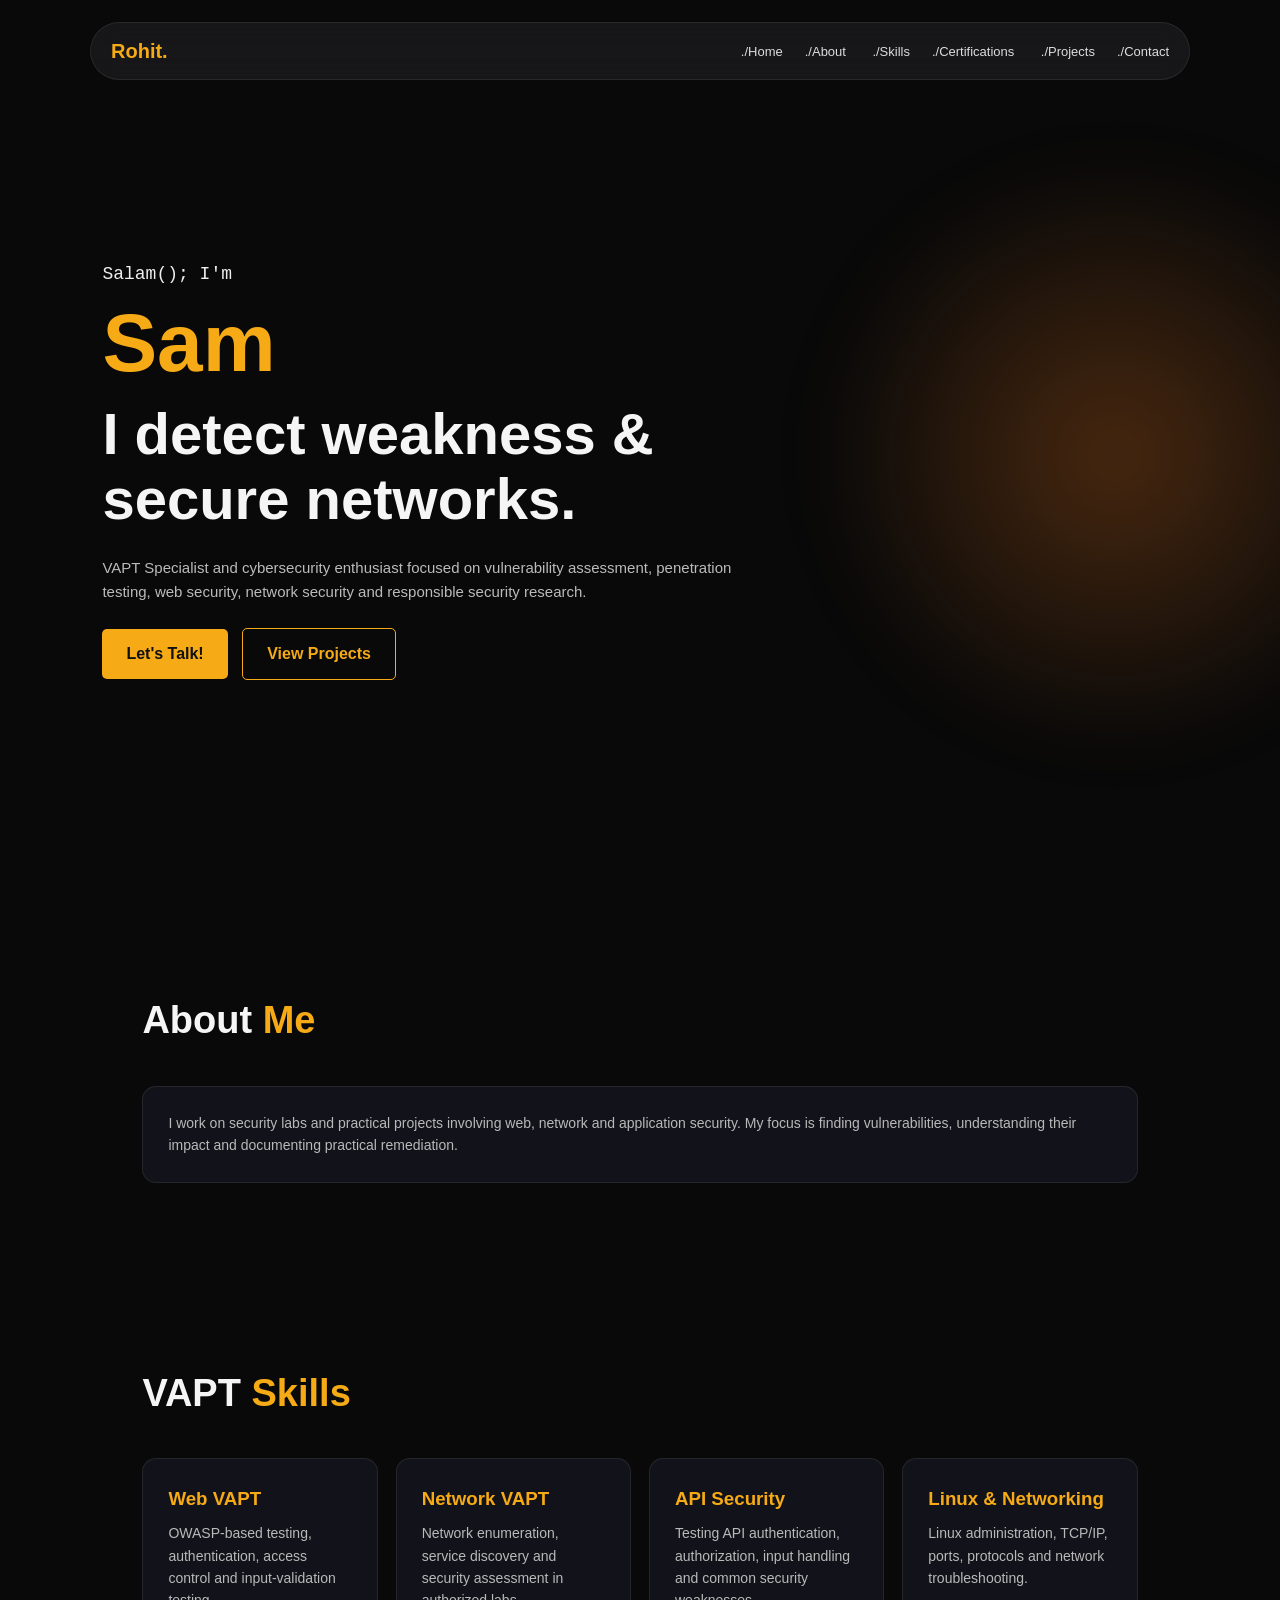
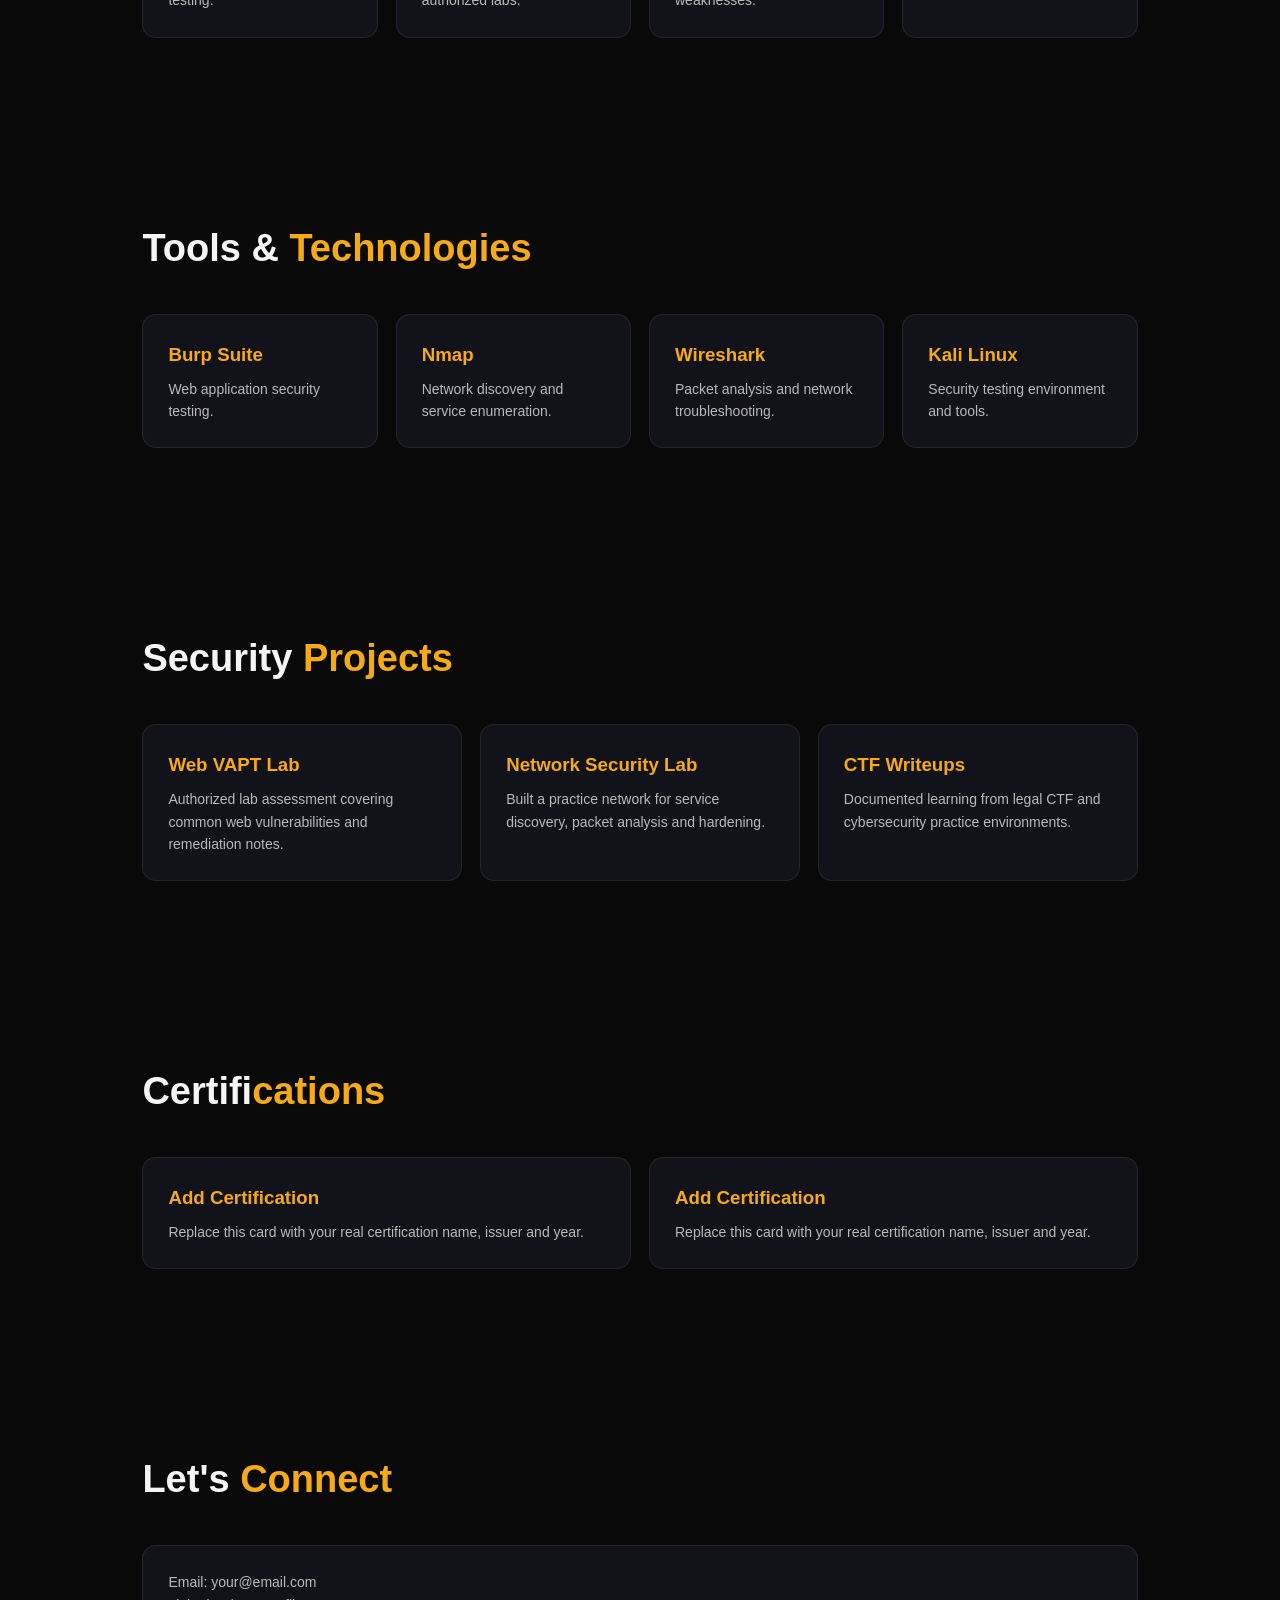
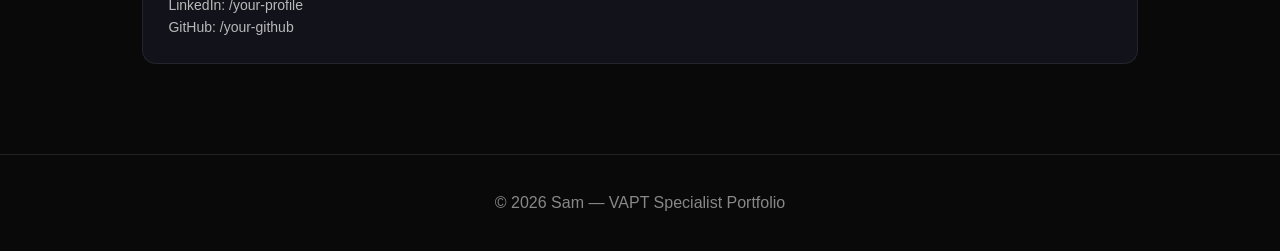
<file: index.html>
<!DOCTYPE html>
<html lang="en">
<head> 
<meta charset="UTF-8">
<meta name="viewport" content="width=device-width, initial-scale=1.0">
<title>Rohit Bansari | Portfolio</title>
<style>
:root{
  --bg:#090909; --panel:#12121a; --text:#f5f5f5;
  --muted:#b9b9b9; --accent:#f5aa16; --accent2:#8d5b24;
}
*{box-sizing:border-box;margin:0;padding:0}
html{scroll-behavior:smooth}
body{
  font-family:Arial,Helvetica,sans-serif;background:var(--bg);color:var(--text);
  line-height:1.6;
}
nav{
  position:fixed;top:22px;left:50%;transform:translateX(-50%);
  width:min(1100px,92%);z-index:10;padding:12px 20px;
  border:1px solid rgba(255,255,255,.08);border-radius:30px;
  background:rgba(28,26,29,.78);backdrop-filter:blur(14px);
  display:flex;align-items:center;justify-content:space-between;
}
.logo{font-weight:800;color:var(--accent);font-size:20px}
nav a{color:#ddd;text-decoration:none;font-size:13px;margin-left:22px}
nav a:hover{color:var(--accent)}
.hero{
  min-height:100vh;display:flex;align-items:center;
  padding:120px 8% 80px;position:relative;overflow:hidden;
}
.hero:before{
  content:"";position:absolute;width:650px;height:650px;right:-160px;top:130px;
  background:radial-gradient(circle,rgba(151,79,24,.45),transparent 65%);
  filter:blur(30px);
}
.hero-content{max-width:720px;position:relative;z-index:1}
.hello{font-family:monospace;color:#eee;font-size:18px;margin-bottom:12px}
h1{font-size:clamp(42px,7vw,82px);line-height:1.02;margin-bottom:18px}
.name{color:var(--accent)}
.tagline{font-size:clamp(30px,5vw,58px);font-weight:800;line-height:1.12}
.description{max-width:650px;color:#bbb;font-size:15px;margin:24px 0}
.btn{
  display:inline-block;background:var(--accent);color:#111;padding:12px 24px;
  border-radius:5px;text-decoration:none;font-weight:700;margin-right:10px;
}
.btn.alt{background:transparent;color:var(--accent);border:1px solid var(--accent)}
section{padding:90px 8%;max-width:1200px;margin:auto}
.section-title{font-size:38px;margin-bottom:35px}
.section-title span{color:var(--accent)}
.grid{display:grid;grid-template-columns:repeat(auto-fit,minmax(230px,1fr));gap:18px}
.card{
  background:var(--panel);border:1px solid rgba(255,255,255,.08);
  border-radius:14px;padding:25px;transition:.25s;
}
.card:hover{transform:translateY(-5px);border-color:rgba(245,170,22,.45)}
.card h3{margin-bottom:8px;color:var(--accent)}
.card p{color:var(--muted);font-size:14px}
.skill{margin-bottom:18px}.skill-row{display:flex;justify-content:space-between}
.bar{height:7px;background:#292933;border-radius:10px;overflow:hidden;margin-top:7px}
.fill{height:100%;background:var(--accent);border-radius:10px}
footer{text-align:center;padding:35px;color:#888;border-top:1px solid #222}
@media(max-width:700px){
  nav{top:10px;padding:10px 15px}.logo{font-size:16px}
  nav .links{display:none}.hero{padding:120px 7% 70px}
  section{padding:70px 7%}.section-title{font-size:30px}
}
</style>
</head>
<body>

<nav>
  <div class="logo">Rohit.</div>
  <div class="links">
    <a href="#home">./Home</a><a href="#about">./About</a>
    <a href="#skills">./Skills</a><a href="#certifications">./Certifications</a>
    <a href="#projects">./Projects</a><a href="#contact">./Contact</a>
  </div>
</nav>

<header class="hero" id="home">
  <div class="hero-content">
    <div class="hello">Salam(); I'm</div>
    <h1 class="name">Sam</h1>
    <div class="tagline">I detect weakness &amp;<br>secure networks.</div>
    <p class="description">
      VAPT Specialist and cybersecurity enthusiast focused on vulnerability
      assessment, penetration testing, web security, network security and
      responsible security research.
    </p>
    <a class="btn" href="#contact">Let's Talk!</a>
    <a class="btn alt" href="#projects">View Projects</a>
  </div>
</header>

<section id="about">
  <h2 class="section-title">About <span>Me</span></h2>
  <div class="card">
    <p>I work on security labs and practical projects involving web, network and application security. My focus is finding vulnerabilities, understanding their impact and documenting practical remediation.</p>
  </div>
</section>

<section id="skills">
  <h2 class="section-title">VAPT <span>Skills</span></h2>
  <div class="grid">
    <div class="card"><h3>Web VAPT</h3><p>OWASP-based testing, authentication, access control and input-validation testing.</p></div>
    <div class="card"><h3>Network VAPT</h3><p>Network enumeration, service discovery and security assessment in authorized labs.</p></div>
    <div class="card"><h3>API Security</h3><p>Testing API authentication, authorization, input handling and common security weaknesses.</p></div>
    <div class="card"><h3>Linux & Networking</h3><p>Linux administration, TCP/IP, ports, protocols and network troubleshooting.</p></div>
  </div>
</section>

<section id="tools">
  <h2 class="section-title">Tools &amp; <span>Technologies</span></h2>
  <div class="grid">
    <div class="card"><h3>Burp Suite</h3><p>Web application security testing.</p></div>
    <div class="card"><h3>Nmap</h3><p>Network discovery and service enumeration.</p></div>
    <div class="card"><h3>Wireshark</h3><p>Packet analysis and network troubleshooting.</p></div>
    <div class="card"><h3>Kali Linux</h3><p>Security testing environment and tools.</p></div>
  </div>
</section>

<section id="projects">
  <h2 class="section-title">Security <span>Projects</span></h2>
  <div class="grid">
    <div class="card"><h3>Web VAPT Lab</h3><p>Authorized lab assessment covering common web vulnerabilities and remediation notes.</p></div>
    <div class="card"><h3>Network Security Lab</h3><p>Built a practice network for service discovery, packet analysis and hardening.</p></div>
    <div class="card"><h3>CTF Writeups</h3><p>Documented learning from legal CTF and cybersecurity practice environments.</p></div>
  </div>
</section>

<section id="certifications">
  <h2 class="section-title">Certifi<span>cations</span></h2>
  <div class="grid">
    <div class="card"><h3>Add Certification</h3><p>Replace this card with your real certification name, issuer and year.</p></div>
    <div class="card"><h3>Add Certification</h3><p>Replace this card with your real certification name, issuer and year.</p></div>
  </div>
</section>

<section id="contact">
  <h2 class="section-title">Let's <span>Connect</span></h2>
  <div class="card">
    <p>Email: your@email.com</p>
    <p>LinkedIn: /your-profile</p>
    <p>GitHub: /your-github</p>
  </div>
</section>

<footer>© 2026 Sam — VAPT Specialist Portfolio</footer>
</body>
</html>
</file>
